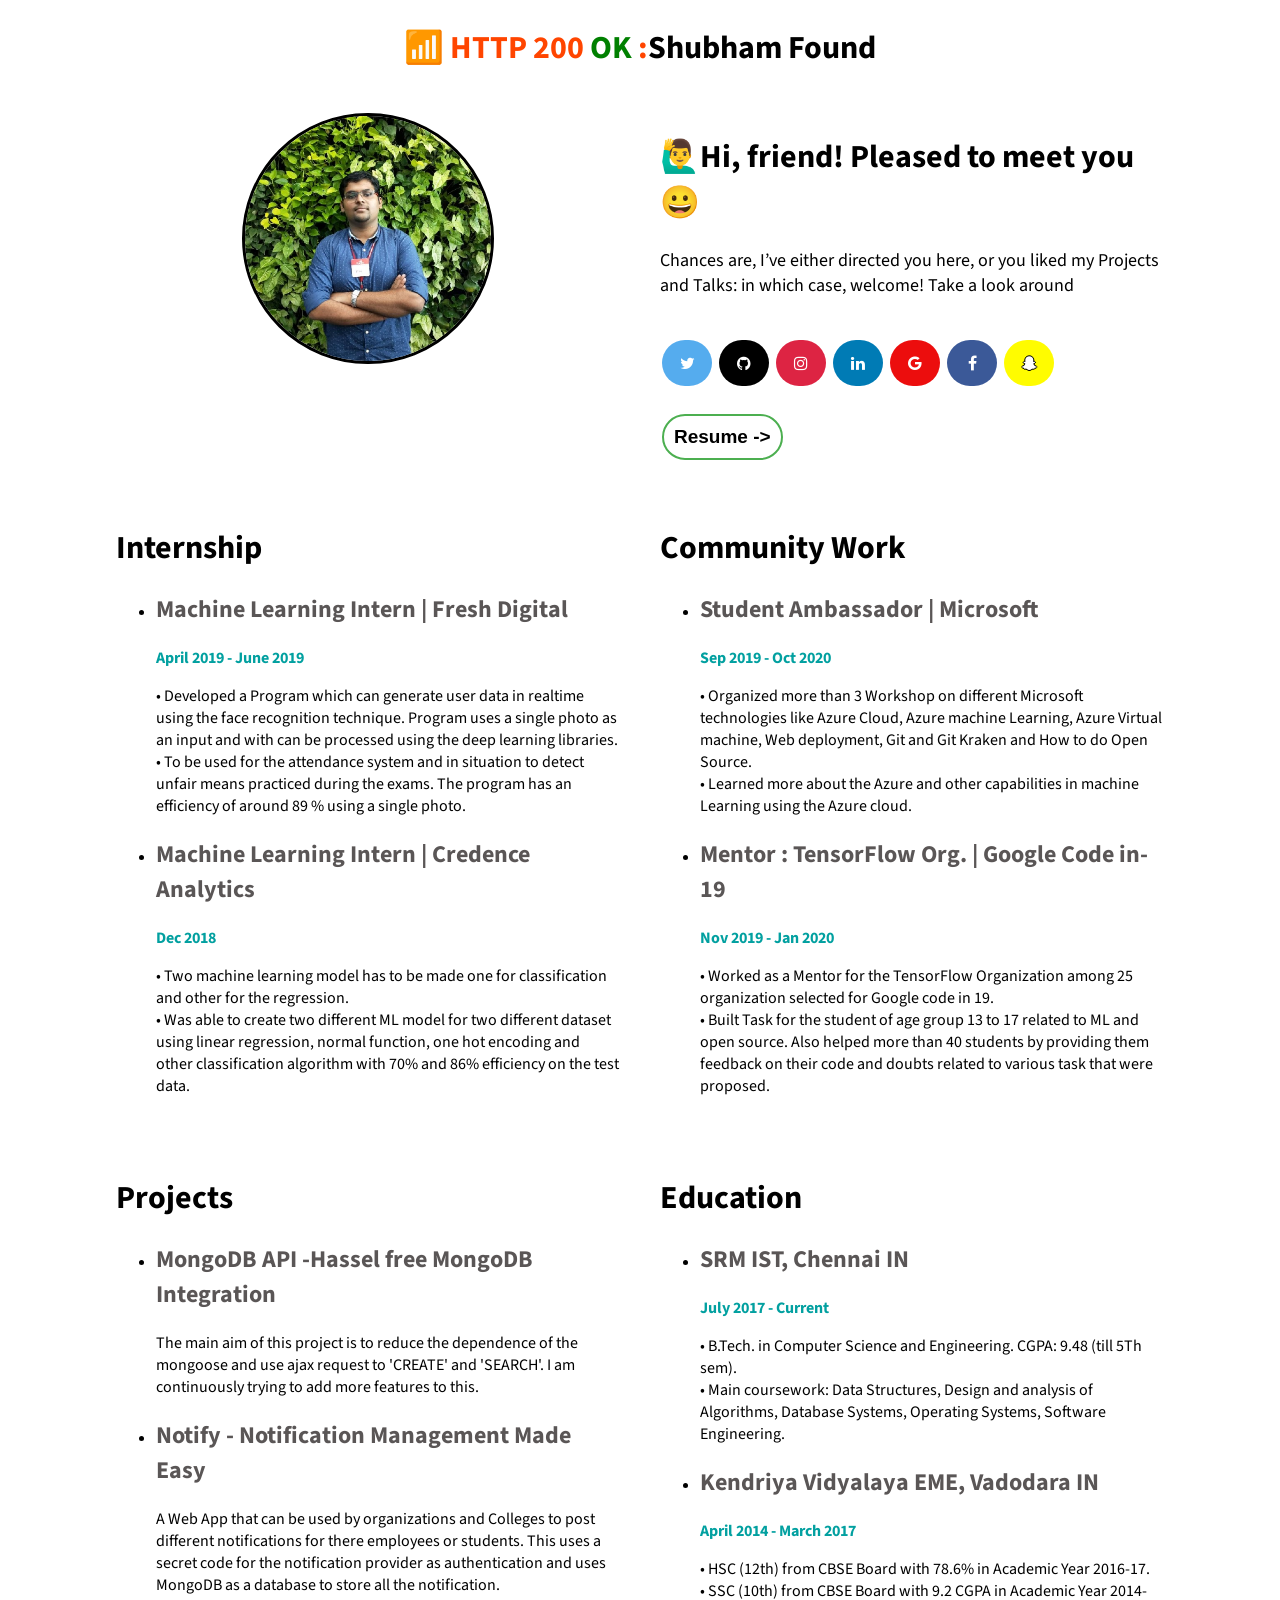
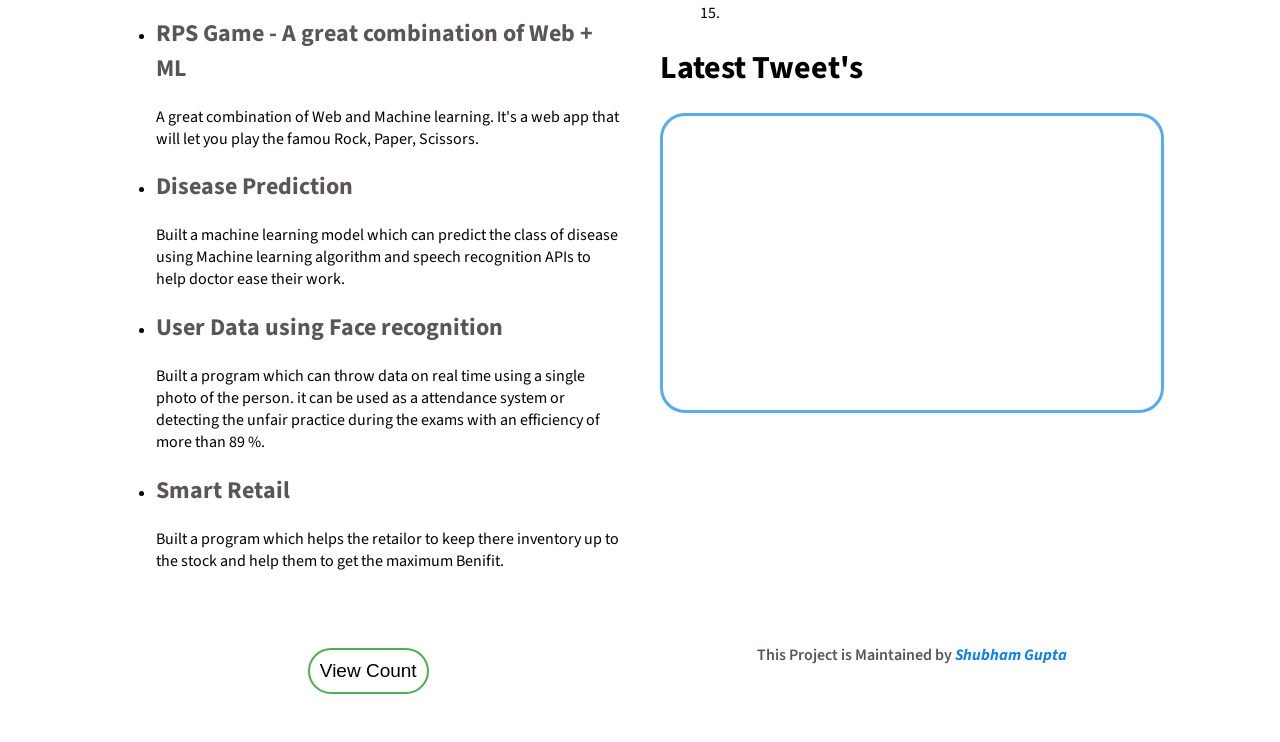
<file: home.html>
<!DOCTYPE html>
<html lang="en">

<head>
    <title> Shubham Gupta </title>
    <!-- meta tags-->
    <meta charset="UTF-8">
    <meta name="viewport" content="width=device-width, initial-scale=1.0">
    <meta name="google-site-verification" content="a5UndEMAn6W5lJwBcgR5Ch7mLyBsdJVBFI-fOVjQwQM" />
    <meta name="keywords"
        content="web development, web designing, Shubham Gupta, javascript, react, freelancer, bengaluru, pune , india ">
    <meta property="og:image" content="image-main.png">
    <meta name="author" content="Shubham Gupta">
    <meta property="og:title" content="Shubham Gupta" />
    <meta property="og:url" content="index.html" />
    <meta property="og:image" content="image-main.png" />
    <meta property="og:site_name" content="Shubham Gupta" />
    <meta property="og:description" content="Portfolio" />
    <!-- links-->
    <link rel="shortcut icon" href="images/image-main.png" type="image/x-icon">
    <link href="img/favicon.ico" type="image/x-icon" rel="shortcut icon" />
    <link rel="stylesheet" href="style.css" />
    <link rel="preconnect" href="https://fonts.gstatic.com">
    <link rel="stylesheet" href="https://cdnjs.cloudflare.com/ajax/libs/font-awesome/4.7.0/css/font-awesome.min.css" />
    <link rel="stylesheet"
        href="https://fonts.googleapis.com/css2?family=Source+Sans+Pro:ital,wght@0,200;0,300;0,400;0,600;0,700;0,900;1,200;1,300;1,400;1,600;1,700;1,900&display=swap" />
    <!-- scripts-->
    <script src="script.js"></script>
    <script async src="https://platform.twitter.com/widgets.js" charset="utf-8"></script>
</head>

<body>
    <div class="main">
        <!-- heading -->
        <div class="head">
            <h1><span style="color: orangered;">📶 HTTP 200 <span style="color: green;">OK</span> :</span>Shubham Found
            </h1>
        </div>
        <!-- Row ! -->
        <div class="row">
            <div class="column">
                <img class="image-main" src="image-main.png" alt="Shubham's Image" />
            </div>
            <div class="column">
                <div class="row">
                    <h1>🙋‍♂️Hi, friend! Pleased to meet you 😀</h1>
                    <p style="font-size: large;">Chances are, I’ve either directed you here, or you liked my Projects
                        and Talks: in
                        which case, welcome! Take a
                        look around</p>
                    <br />
                </div>
                <div class="row">
                    <a href="https://twitter.com/shubham15gupta0" target="_blank" class="fa fa-twitter"></a>
                    <a href="https://github.com/shubham15gupta09" target="_blank" class="fa fa-github"></a>
                    <a href="https://www.instagram.com/shubham15gupta09/?hl=en" target="_blank"
                        class="fa fa-instagram"></a>
                    <a href="https://www.linkedin.com/in/shubham15gupta09/" target="_blank" class="fa fa-linkedin"></a>
                    <a href="mailto:shubham15gupta09@gmail.com" class="fa fa-google"></a>
                    <a href="https://www.facebook.com/shubham15gupta09/" class="fa fa-facebook"></a>
                    <a href="https://www.snapchat.com/add/shubham15gupta9" class="fa fa-snapchat-ghost"></a>
                </div>
                <br />
                <div class="row">
                    <a href="https://drive.google.com/file/d/1I-P7HNdcO9Sr2K6dnHz8FF6pgOJkamLp/view?usp=sharing"><button
                            target="_blank" class="button button1"><b>Resume -></b></button></a>
                </div>
            </div>
        </div>
        <!-- Row 2 -->
        <div class="row">
            <div class="column">
                <h1><b>Internship</b></h1>
                <ul>
                    <li>
                        <h2 class="p-head">Machine Learning Intern | Fresh Digital</h2>
                        <p class=" p-date"><b>April 2019 - June 2019</b></p>
                        <p>
                            • Developed a Program which can generate user data in realtime using the face
                            recognition technique.
                            Program uses a single photo as an input and with can be processed using the deep
                            learning
                            libraries.<br />• To be used for the attendance system and in situation to detect unfair
                            means practiced
                            during the exams. The program has an efficiency of around 89 % using a single photo.
                        </p>
                    </li>
                    <li>
                        <h2 class="p-head">Machine Learning Intern | Credence Analytics</h2>
                        <p class=" p-date"><b>Dec 2018</b></p>
                        <p>
                            • Two machine learning model has to be made one for classification
                            and other for the regression. <br />• Was able to create two
                            different ML model for two different dataset using linear
                            regression, normal function, one hot encoding and other
                            classification algorithm with 70% and 86% efficiency on the test
                            data.
                        </p>
                    </li>
                </ul>
            </div>
            <div class="column">
                <h1><b>Community Work</b></h1>
                <ul>
                    <li>
                        <h2 class="p-head">Student Ambassador | Microsoft</h2>
                        <p class=" p-date"><b>Sep 2019 - Oct 2020</b></p>
                        <p>
                            • Organized more than 3 Workshop on different Microsoft technologies
                            like Azure Cloud, Azure machine Learning, Azure Virtual machine, Web
                            deployment, Git and Git Kraken and How to do Open Source.<br />•
                            Learned more about the Azure and other capabilities in machine
                            Learning using the Azure cloud.
                        </p>
                    </li>
                    <li>
                        <h2 class="p-head">Mentor : TensorFlow Org. | Google Code in-19</h2>
                        <p class=" p-date"><b>Nov 2019 - Jan 2020</b></p>
                        <p>
                            • Worked as a Mentor for the TensorFlow Organization among 25
                            organization selected for Google code in 19.<br />• Built Task for
                            the student of age group 13 to 17 related to ML and open source.
                            Also helped more than 40 students by providing them feedback on
                            their code and doubts related to various task that were proposed.
                        </p>
                    </li>
                </ul>
            </div>
        </div>
        <!-- Row 3 -->
        <div class="row">
            <div class="column">
                <h1><b>Projects</b></h1>
                <ul>
                    <li>
                        <h2 class="p-head">MongoDB API -Hassel free MongoDB Integration </h2>
                        <p> The main aim of this project is to reduce the dependence of the mongoose and use ajax
                            request
                            to 'CREATE' and 'SEARCH'. I am continuously trying to add more features to this. </p>
                    </li>
                    <li>
                        <h2 class="p-head">Notify - Notification Management Made Easy</h2>
                        <p> A Web App that can be used by organizations and Colleges to post different notifications
                            for
                            there
                            employees or students. This uses a secret code for the notification provider as
                            authentication and uses
                            MongoDB as a database to store all the notification.</p>
                    </li>
                    <li>
                        <h2 class="p-head">RPS Game - A great combination of Web + ML</h2>
                        <p> A great combination of Web and Machine learning. It's a web app that will let you play
                            the
                            famou
                            Rock, Paper, Scissors.</p>
                    </li>
                    <li>
                        <h2 class="p-head">Disease Prediction </h2>
                        <p> Built a machine learning model which can predict the class of disease using Machine
                            learning
                            algorithm and speech recognition APIs to help doctor ease their work.</p>
                    </li>
                    <li>
                        <h2 class="p-head">User Data using Face recognition</h2>
                        <p> Built a program which can throw data on real time using a single photo of the person. it
                            can
                            be used as a
                            attendance system or detecting the unfair practice during the exams with an efficiency
                            of
                            more than 89 %.
                        </p>
                    </li>
                    <li>
                        <h2 class="p-head">Smart Retail</h2>
                        <p> Built a program which helps the retailor to keep there inventory up to the stock and
                            help
                            them to get the
                            maximum Benifit.</p>
                </ul>
            </div>
            <div class="column">
                <h1><b>Education</b></h1>
                <ul>
                    <li>
                        <h2 class="p-head">SRM IST, Chennai IN</h2>
                        <p class=" p-date"><b>July 2017 - Current</b></p>
                        <p>• B.Tech. in Computer Science and Engineering. CGPA: 9.48 (till 5Th sem).
                            <br>• Main coursework: Data Structures, Design and analysis of Algorithms, Database
                            Systems,
                            Operating Systems, Software Engineering.
                        </p>
                    </li>
                    <li>
                        <h2 class="p-head">Kendriya Vidyalaya EME, Vadodara IN</h2>
                        <p class=" p-date"><b>April 2014 - March 2017</b></p>
                        <p>• HSC (12th) from CBSE Board with 78.6% in Academic Year 2016-17.
                            <br>• SSC (10th) from CBSE Board with 9.2 CGPA in Academic Year 2014-15.</p>
                    </li>
                </ul>

                <h1><b>Latest Tweet's</b></h1>

                <div class="tweet tweet-condition-left">
                    <br>
                    <a class="twitter-timeline" href="https://twitter.com/shubham15gupta0" data-tweet-limit="10"
                        data-width="560"></a>
                </div>
            </div>
        </div>
        <!-- foot -->
        <div class="row foot">
            <div class="column">
                <div id="views" style=" font-weight: 600;">
                    <p class="p-head "><button onclick="fetchView()" class="button button1">View
                            Count</button></p>
                </div>
            </div>
            <div class="column">
                <p><span class="p-head" style="font-weight: 600;"><b></b>This Project is Maintained by
                        </b></span>
                    <span style="color:  rgb(18, 128, 231);"><i><b>Shubham Gupta</b></i></span>
                </p>
            </div>
        </div>
    </div>
    <button onclick="topFunction()" id="myBtn" title="Go to top">Top</button>
    <script src="./scripts/script.js"></script>
</body>

</html>
</file>
<file: style.css>
@import url("https://fonts.googleapis.com/css2?family=Source+Sans+Pro:ital,wght@0,200;0,300;0,400;0,600;0,700;0,900;1,200;1,300;1,400;1,600;1,700;1,900&display=swap");

* {
  box-sizing: border-box;
}

html {
  scroll-behavior: smooth;
}

.p-date {
  color: rgb(2, 160, 160);
}

.p-head {
  color: rgb(90, 86, 86);
}

.head,
.foot {
  text-align: center;
}

.main {
  font-family: "Source Sans Pro", sans-serif;
  margin-left: 7%;
  margin-right: 7%;
  margin-top: 2%;
}

.column {
  float: left;
  width: 50%;
  padding: 20px;
  height: auto;
  align-items: center;
}

.row:after {
  content: "";
  display: table;
  clear: both;
}

.fa {
  padding: 15px;
  font-size: 20px;
  width: 50px;
  border-radius: 50px;
  text-align: center;
  text-decoration: none;
  margin: 2px 2px;
}

.fa:hover {
  opacity: 0.7;
}

.fa-facebook {
  background: #3b5998;
  color: white;
}

.fa-snapchat-ghost {
  background: #fffc00;
  color: white;
  text-shadow: -1px 0 black, 0 1px black, 1px 0 black, 0 -1px black;
}

.fa-twitter {
  background: #55acee;
  color: white;
}

.fa-google {
  background: #ec0d0d;
  color: white;
}

.fa-github {
  background: black;
  color: white;
}

.fa-linkedin {
  background: #007bb5;
  color: white;
}

.fa-instagram {
  background: rgb(221, 36, 67);
  color: white;
}

.image-main {
  border-radius: 50%;
  display: block;
  width: 50%;
  margin-left: auto;
  margin-right: auto;
  border: 3px solid black;
}

.button {
  background-color: #4caf50;
  border: none;
  color: white;
  padding: 10px 10px;
  text-align: center;
  text-decoration: none;
  display: inline-block;
  font-size: 19px;
  margin: 4px 2px;
  transition-duration: 0.4s;
  cursor: pointer;
}

.button1 {
  background-color: white;
  color: black;
  border-radius: 50px;
  border: 2px solid #4caf50;
}

.button1:hover {
  background-color: #4caf50;
  color: white;
}

.tweet {
  overflow-y: scroll;
  align-items: center;
  text-align: center;
  border-radius: 25px;
  overflow-y: scroll;
  border: 3px solid #55acee;
  height: 300px;
  width: auto;
  -ms-overflow-style: none;
  scrollbar-width: none;
}

.tweet::-webkit-scrollbar {
  display: none;
}

.tweet-condition-right {
  display: none;
}

.loader {
  border: 2px solid #f3f3f3;
  border-radius: 50%;
  border-top: 5px solid #3498db;
  width: 20px;
  height: 20px;
  -webkit-animation: spin 2s linear infinite;
  animation: spin 2s linear infinite;
}

@-webkit-keyframes spin {
  0% {
    -webkit-transform: rotate(0deg);
  }

  100% {
    -webkit-transform: rotate(360deg);
  }
}

@keyframes spin {
  0% {
    transform: rotate(0deg);
  }

  100% {
    transform: rotate(360deg);
  }
}

@media screen and (max-width: 600px) {
  .column {
    width: 100%;
  }

  .head {
    font-size: small;
  }

  .image-main {
    border-radius: 50%;
    display: block;
    width: 65%;
    margin-left: auto;
    margin-right: auto;
    border: 3px solid black;
  }

  .fa {
    padding: 10px;
    font-size: 15px;
    width: 40px;
    border-radius: 50px;
    text-align: center;
    text-decoration: none;
    margin: 2px 2px;
  }

  .hi-firend {
    font-size: x-large;
  }

  .main {
    margin-left: 2px;
    margin-right: 2px;
    margin-top: 1%;
  }
}
</file>
